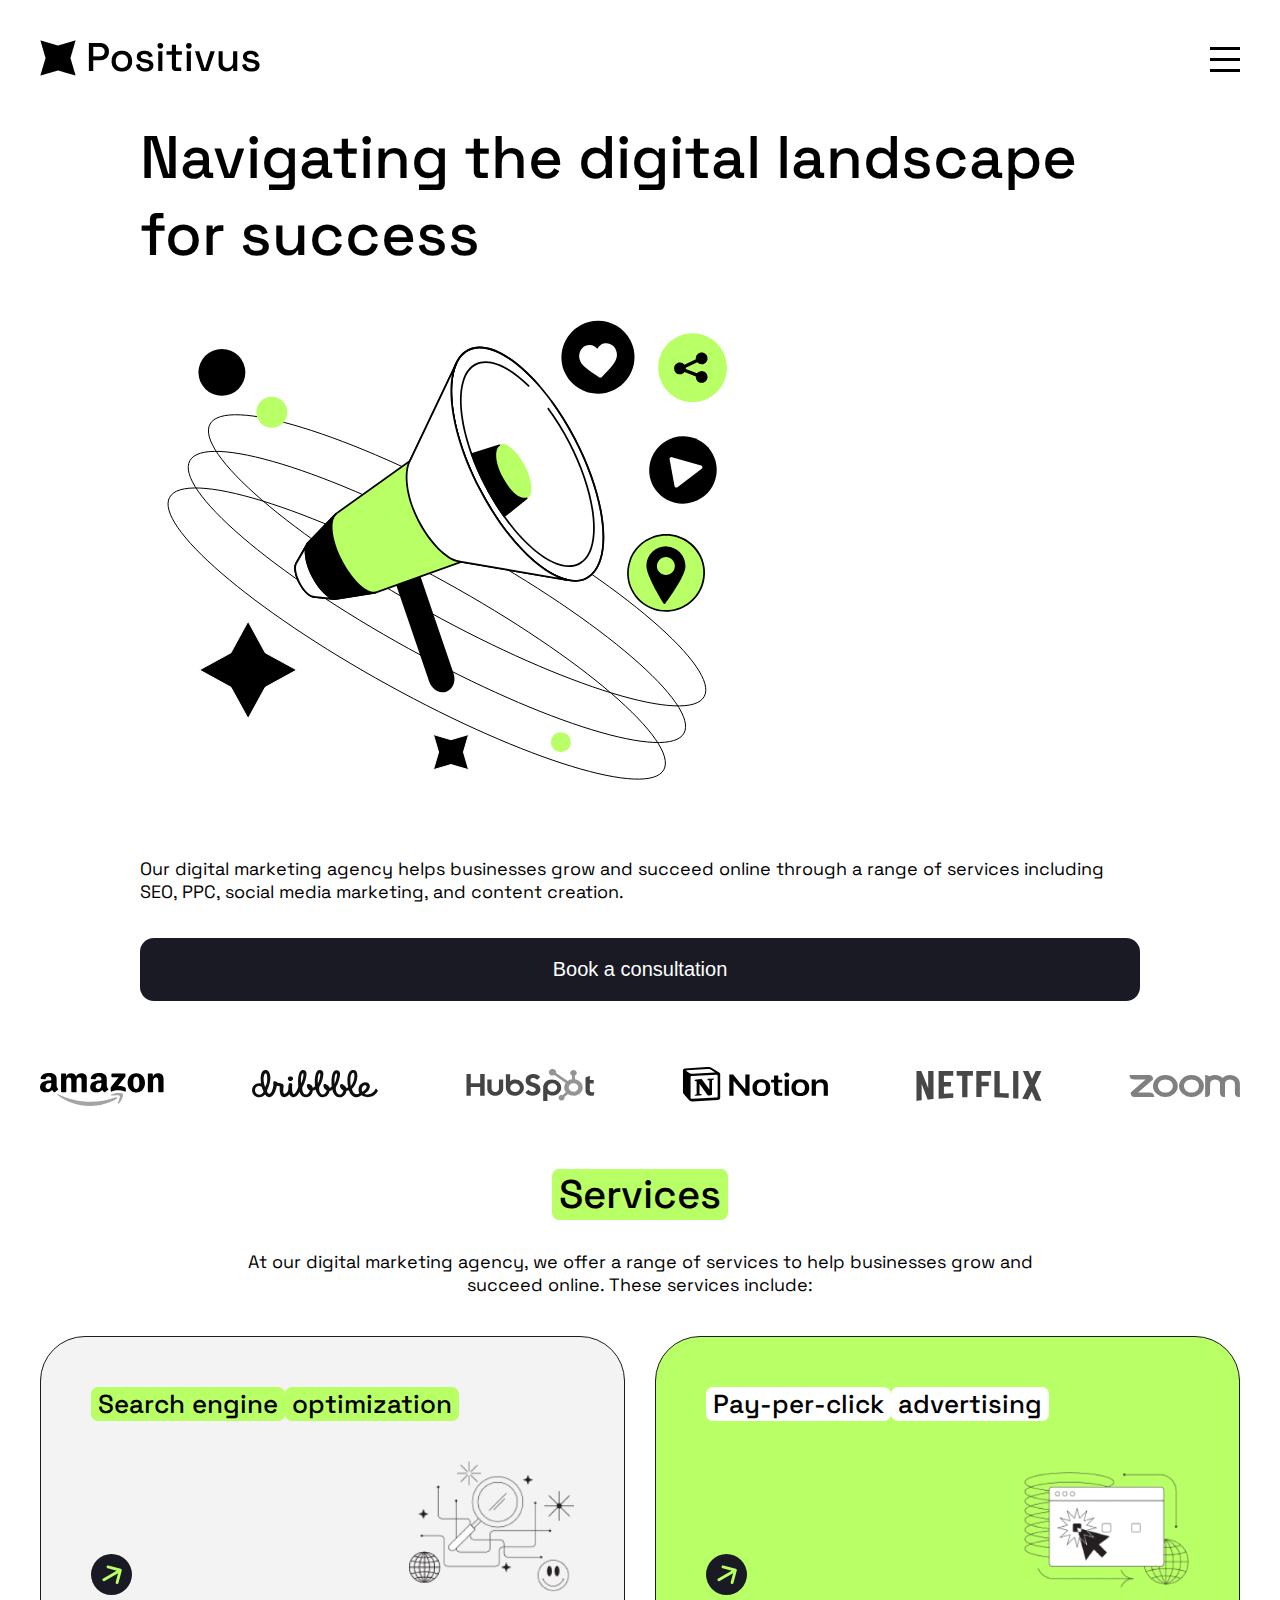
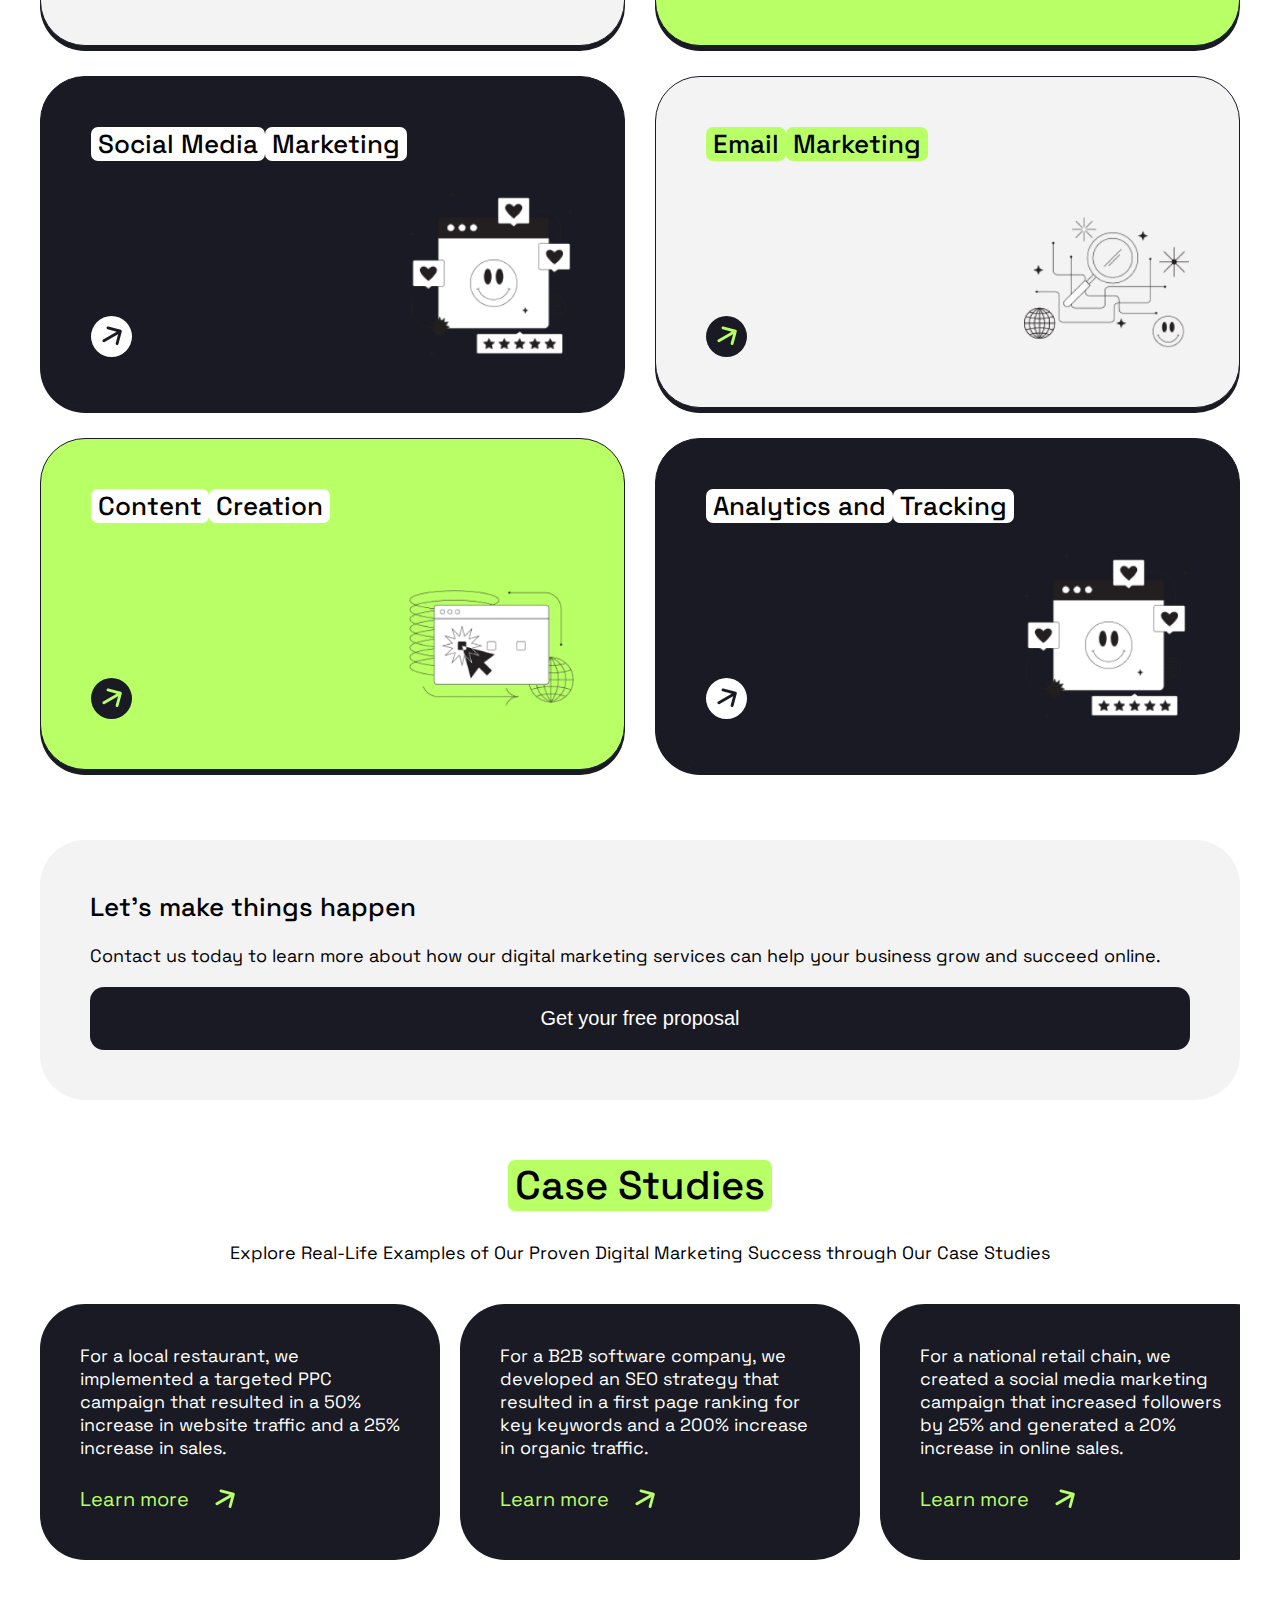
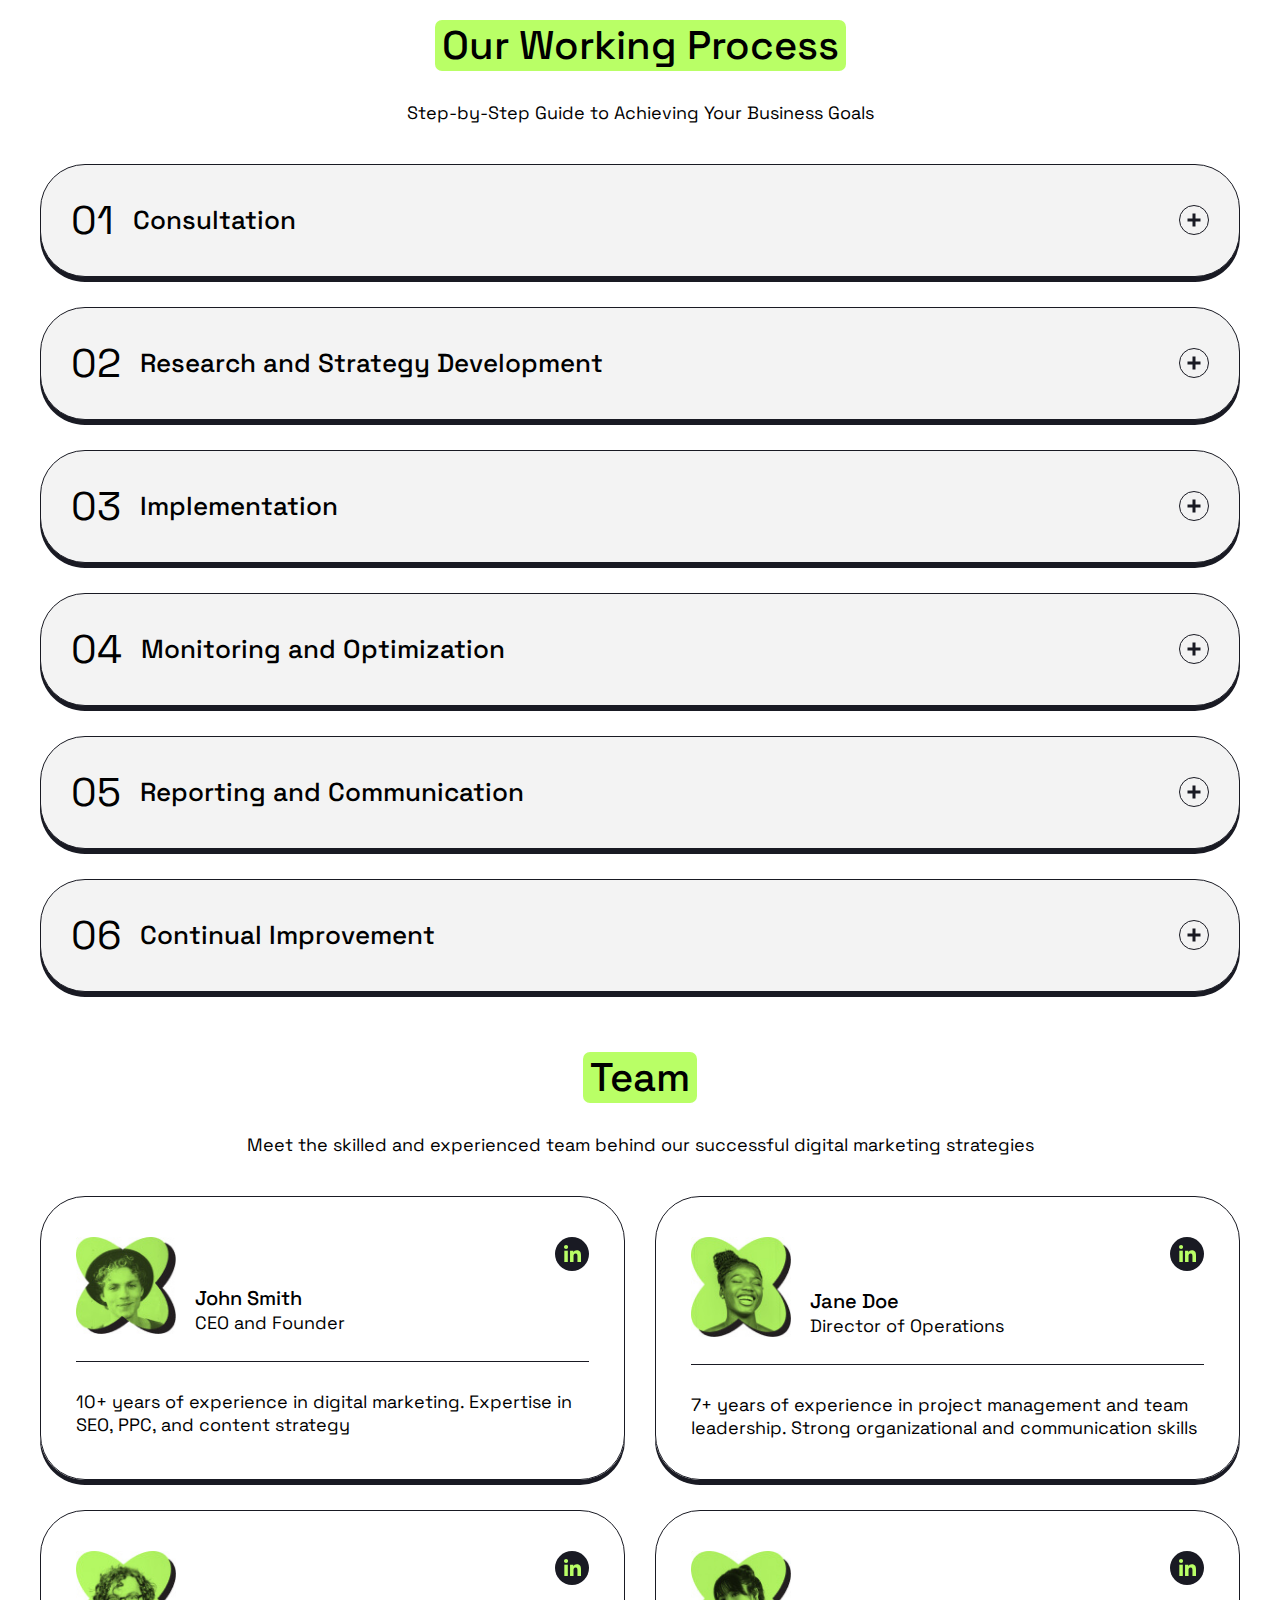
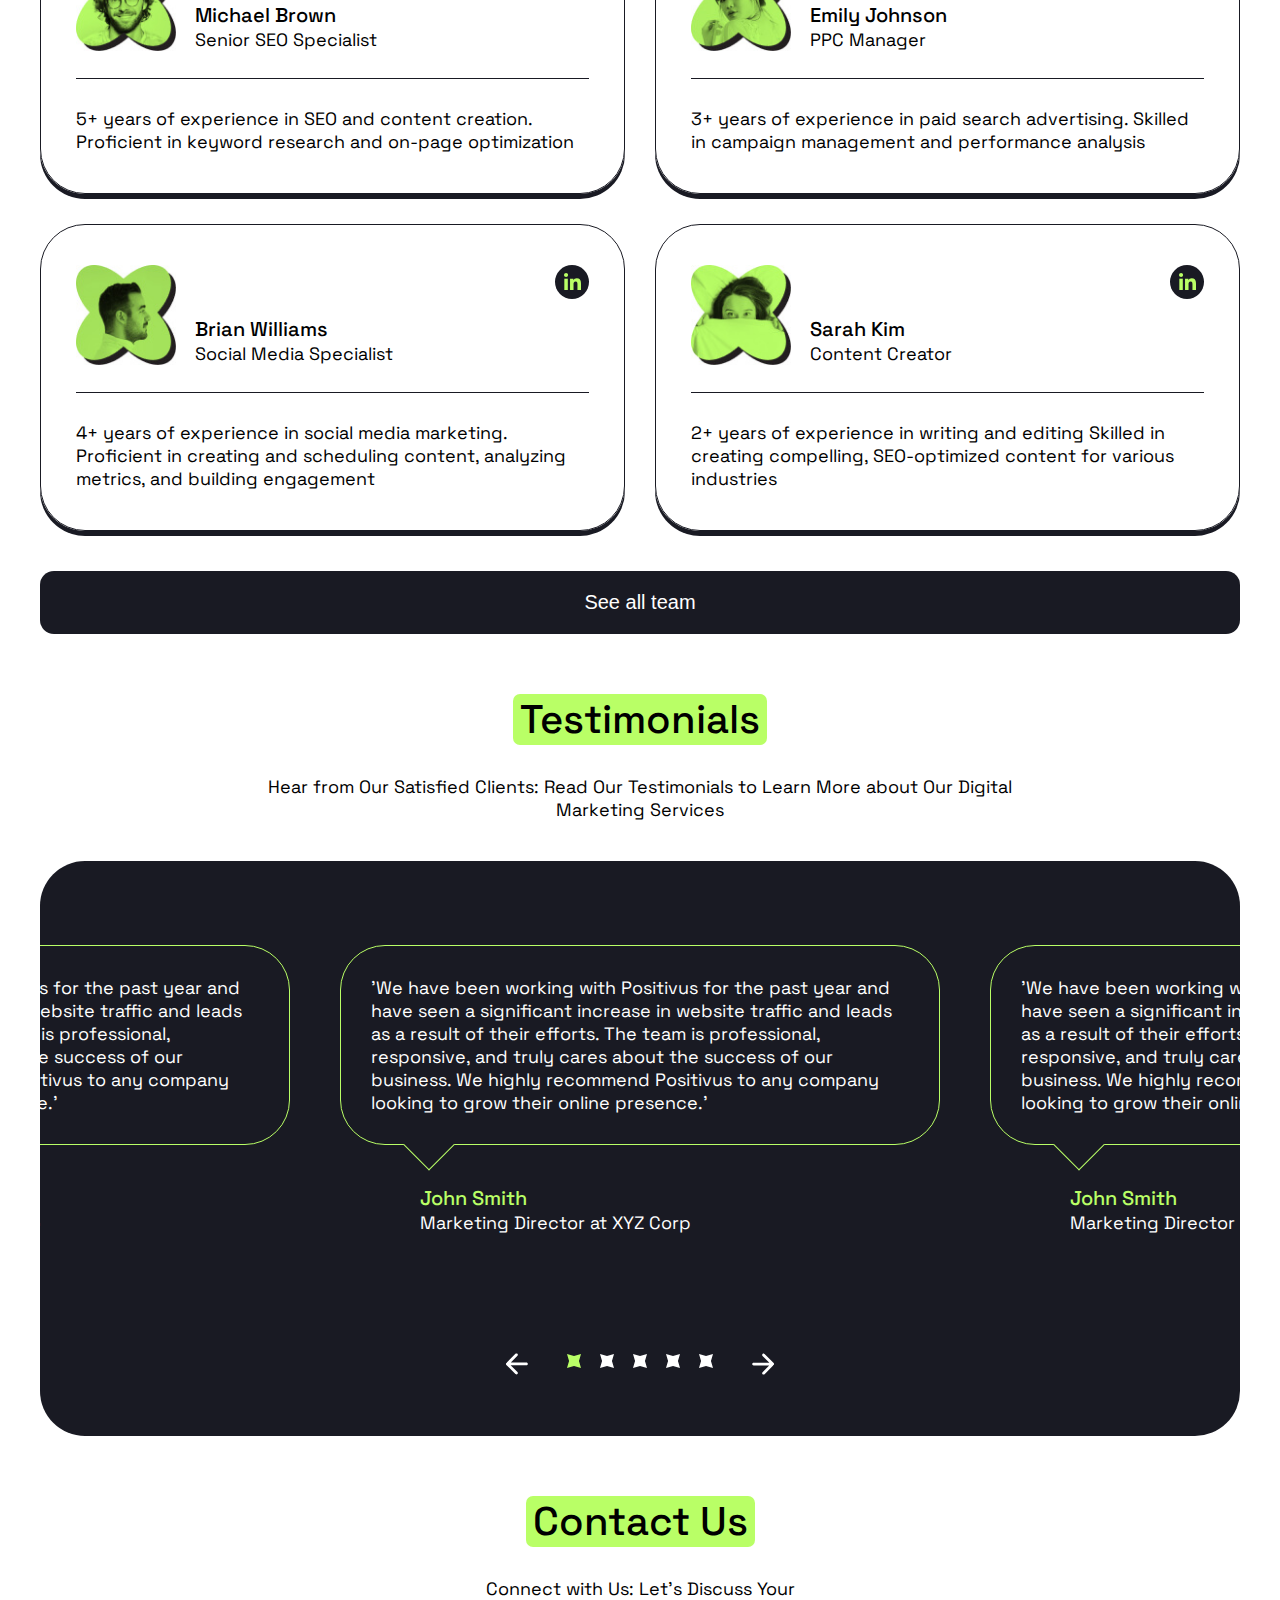
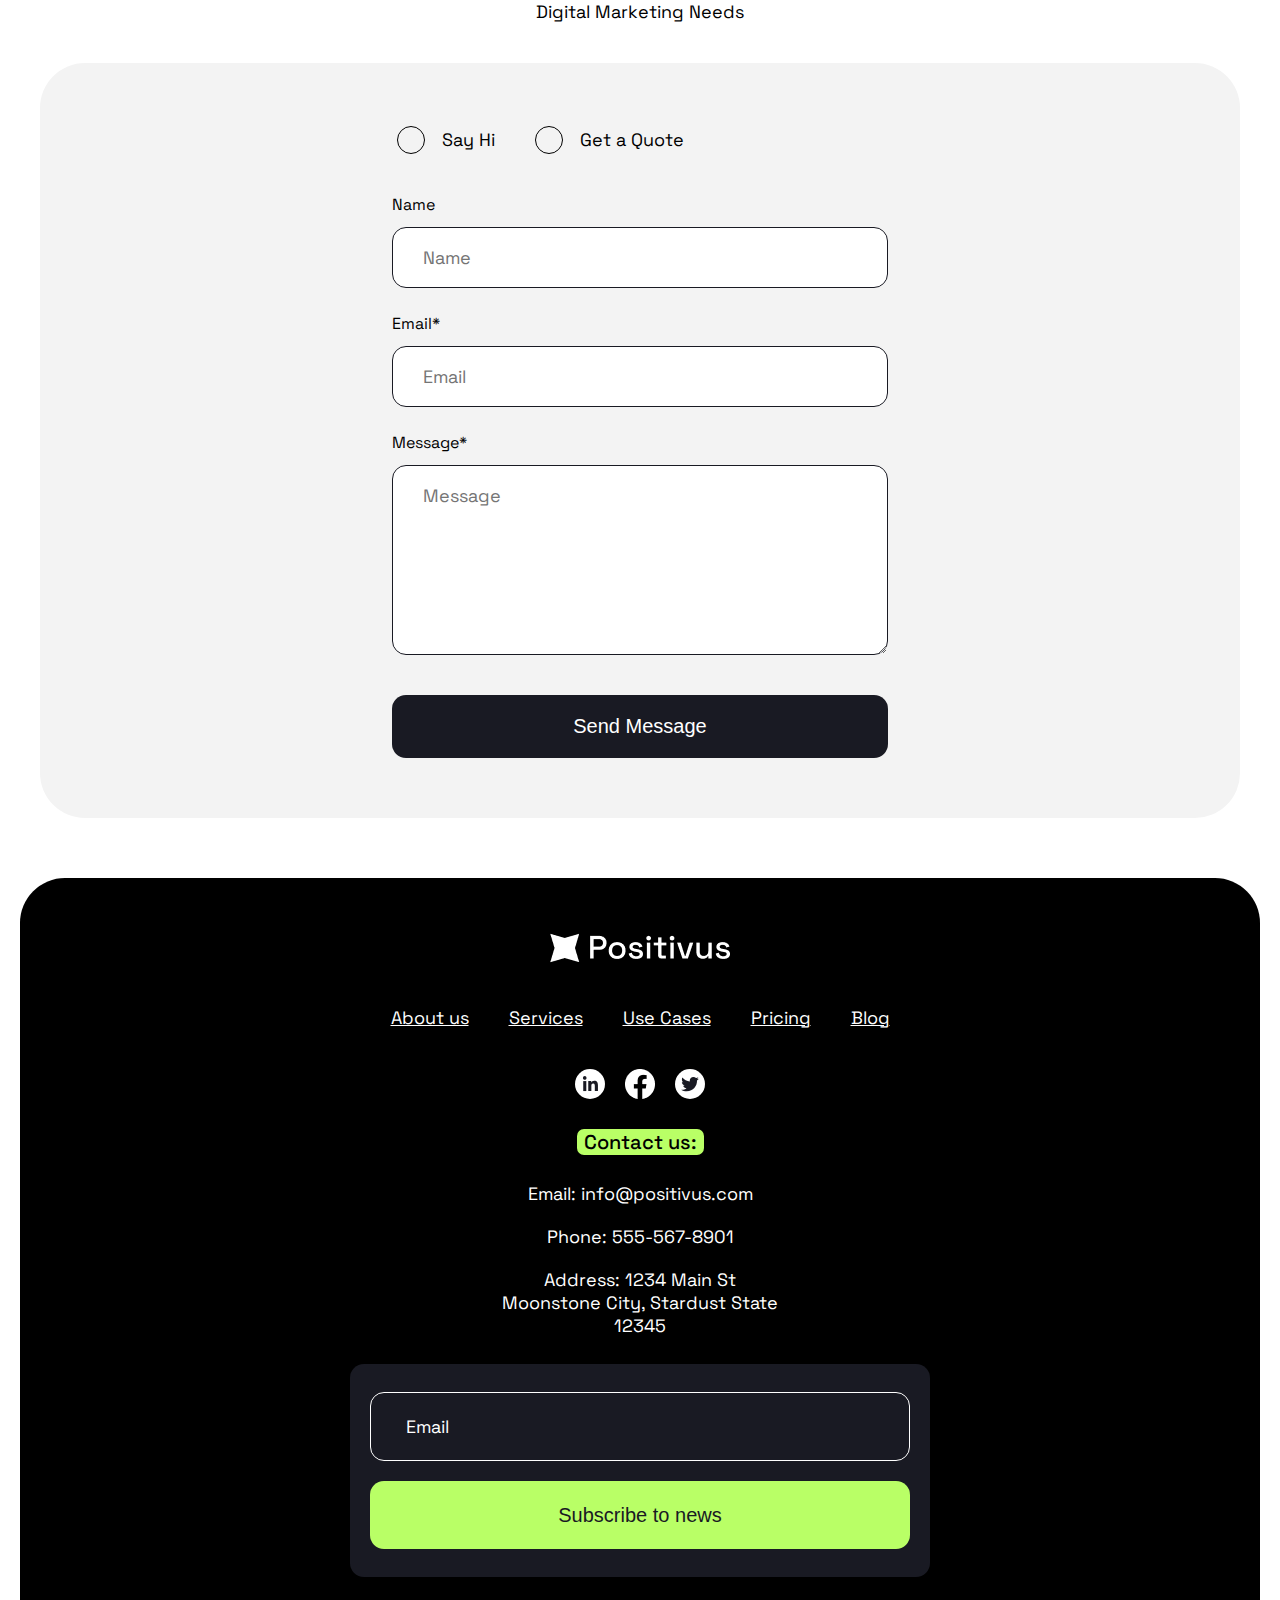
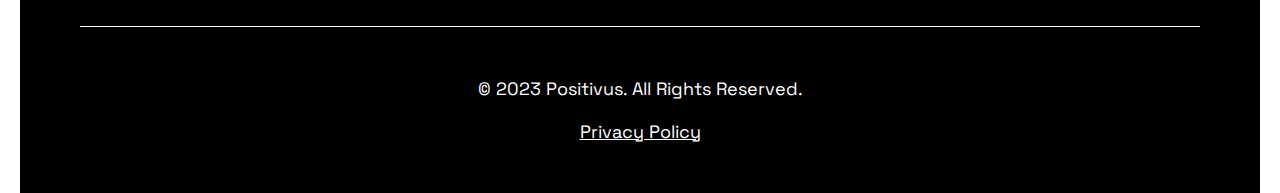
<file: index.html>
<!DOCTYPE html>
<html lang='en'>

<head>
  <meta charset='UTF-8' />
  <meta name='viewport' content='width=device-width, initial-scale=1.0' />
  <title>Document</title>
  <link rel='stylesheet' href='./styles.css' />
</head>

<body>
  <div class='page'>
    <header class='header'>
      <a href="" class='logo logo_header'>
        <img src='/assets/img/logo.png' srcset='assets/img/logo@2x.png 2x' alt='Логотип positivus' />
      </a>
      <div class='header__right'>
        <input id='burger-toggle' type='checkbox'>
        <label class='burger-menu' for='burger-toggle'>
          <span></span>
        </label>
        <nav class='nav nav_header'>
          <a class='nav__link' href=''>About us</a>
          <a class='nav__link' href=''>Services</a>
          <a class='nav__link' href=''>Use Cases</a>
          <a class='nav__link' href=''>Pricing</a>
          <a class='nav__link' href=''>Blog</a>
        </nav>
        <button class='btn btn_header btn_outline'>Request a quote</button>
      </div>
    </header>

    <section class='section section_first'>
      <div class='section__container'>
        <h1>Navigating the digital landscape for success</h1>
        <img src='/assets/img/Illustration.svg' alt='Illustration' class='section__img' />
        <p>
          Our digital marketing agency helps businesses grow and succeed
          online through a range of services including SEO, PPC, social media
          marketing, and content creation.
        </p>
        <button class='btn btn_primary'>Book a consultation</button>
      </div>

      <div class='partners'>
        <img src='/assets/icons/Companylogo.svg' alt='amazon logo' />
        <img src='/assets/icons/Companylogo-1.svg' alt='company logo' />
        <img src='/assets/icons/Companylogo-2.svg' alt='hubspot logo' />
        <img src='/assets/icons/Companylogo-3.svg' alt='notion logo' />
        <img src='/assets/icons/Companylogo-4.svg' alt='netflix logo' />
        <img src='/assets/icons/Companylogo-5.svg' alt='zoom logo' />
      </div>
    </section>
    <section class='section section_second'>
      <div class='section__header'>
        <h2 class='heading heading_bg_green'><span>Services</span></h2>
        <p>
          At our digital marketing agency, we offer a range of services to
          help businesses grow and succeed online. These services include:
        </p>
      </div>
      <div class='section__cards'>
        <div class='card card_service'>
          <h3 class='heading heading_bg_green'>
            <span>Search engine</span><span>optimization</span>
          </h3>
          <a href='' class='link link_round link_icon_green'>
            <span class='link__decor'>
              <svg class='link__icon'>
                <use xlink:href='/assets/icons/sprite.svg#arrow' />
              </svg>
            </span>
            <span class='link__text'>Learn more</span>
          </a>
          <img src='/assets/img/tokyo-magnifier-web-search-with-elements2.png'
            srcset='/assets/img/tokyo-magnifier-web-search-with-elements2@2x.png 2x' alt='Illustration'
            class='card__img' />
        </div>
        <div class='card card_service card_bg_green'>
          <h3 class='heading heading_bg_white'>
            <span>Pay-per-click</span><span>advertising</span>
          </h3>
          <a href='' class='link link_round link_icon_green'>
            <span class='link__decor'>
              <svg class='link__icon'>
                <use xlink:href='/assets/icons/sprite.svg#arrow' />
              </svg>
            </span>
            <span class='link__text'>Learn more</span>
          </a>
          <img src='/assets/img/tokyo-selecting-a-value-in-the-browser-window1.png' srcset='
                /assets/img/tokyo-selecting-a-value-in-the-browser-window1@2x.png 2x
              ' alt='Illustration' class='card__img' />
        </div>
        <div class='card card_service card_bg_dark'>
          <h3 class='heading heading_bg_white'>
            <span>Social Media</span><span>Marketing</span>
          </h3>
          <a href='' class='link link_round link_color_white'>
            <span class='link__decor link__decor_white'>
              <svg class='link__icon'>
                <use xlink:href='/assets/icons/sprite.svg#arrow' />
              </svg>
            </span>
            <span class='link__text'>Learn more</span>
          </a>
          <img src='/assets/img/tokyo-browser-window-with-emoticon-likes-and-stars-around2.png' srcset='
                /assets/img/tokyo-browser-window-with-emoticon-likes-and-stars-around2@2x.png 2x
              ' alt='Illustration' class='card__img' />
        </div>
        <div class='card card_service'>
          <h3 class='heading heading_bg_green'>
            <span>Email</span><span>Marketing</span>
          </h3>
          <a href='' class='link link_round link_icon_green'>
            <span class='link__decor'>
              <svg class='link__icon'>
                <use xlink:href='/assets/icons/sprite.svg#arrow' />
              </svg>
            </span>
            <span class='link__text'>Learn more</span>
          </a>
          <img src='/assets/img/tokyo-magnifier-web-search-with-elements2.png'
            srcset='/assets/img/tokyo-magnifier-web-search-with-elements 2@2x.png 2x' alt='Illustration'
            class='card__img' />
        </div>
        <div class='card card_service card_bg_green'>
          <h3 class='heading heading_bg_white'>
            <span>Content</span><span>Creation</span>
          </h3>
          <a href='' class='link link_round link_icon_green'>
            <span class='link__decor'>
              <svg class='link__icon'>
                <use xlink:href='/assets/icons/sprite.svg#arrow' />
              </svg>
            </span>
            <span class='link__text'>Learn more</span>
          </a>
          <img src='/assets/img/tokyo-selecting-a-value-in-the-browser-window1.png' srcset='
                /assets/img/tokyo-selecting-a-value-in-the-browser-window1@2x.png 2x
              ' alt='Illustration' class='card__img' />
        </div>
        <div class='card card_service card_bg_dark'>
          <h3 class='heading heading_bg_white'>
            <span>Analytics and</span><span>Tracking</span>
          </h3>
          <a href='' class='link link_round link_color_white'>
            <span class='link__decor link__decor_white'>
              <svg class='link__icon'>
                <use xlink:href='/assets/icons/sprite.svg#arrow' />
              </svg>
            </span>
            <span class='link__text'>Learn more</span>
          </a>
          <img src='/assets/img/tokyo-browser-window-with-emoticon-likes-and-stars-around2.png' srcset='
                /assets/img/tokyo-browser-window-with-emoticon-likes-and-stars-around2@2x.png 2x
              ' alt='Illustration' class='card__img' />
        </div>
      </div>
      <div class='card card_proposal'>
        <h3>Let’s make things happen</h3>
        <p>
          Contact us today to learn more about how our digital marketing
          services can help your business grow and succeed online.
        </p>
        <button class='btn btn_primary'>Get your free proposal</button>
        <img src='/assets/img/Illustration-1.svg' alt='Illustration' />
      </div>
    </section>
    <section class='section section_third'>
      <div class='section__header section__header_cases'>
        <h2 class='heading heading_cases heading_bg_green'><span>Case Studies</span></h2>
        <p>
          Explore Real-Life Examples of Our Proven Digital Marketing Success through Our Case Studies
        </p>
      </div>
      <div class='studies'>
        <div class='studies__case'>
          <p class='studies__case-description'>
            For a local restaurant, we implemented a targeted PPC campaign that
            resulted in a 50% increase in website traffic and a 25% increase in sales.
          </p>
          <a href='' class='link link_round link_color_green link_icon_green'>
            <span class='link__text'>Learn more</span>
            <span class='link__decor'>
              <svg class='link__icon'>
                <use xlink:href='/assets/icons/sprite.svg#arrow' />
              </svg>
            </span>
          </a>
        </div>
        <div class='studies__case'>
          <p class='studies__case-description'>
            For a B2B software company, we developed an SEO strategy that resulted in
            a first page ranking for key keywords and a 200% increase in organic traffic.
          </p>
          <a href='' class='link link_round link_color_green link_icon_green'>
            <span class='link__text'>Learn more</span>
            <span class='link__decor'>
              <svg class='link__icon'>
                <use xlink:href='/assets/icons/sprite.svg#arrow' />
              </svg>
            </span>
          </a>
        </div>
        <div class='studies__case'>
          <p class='studies__case-description'>
            For a national retail chain, we created a social media marketing campaign
            that increased followers by 25% and generated a 20% increase in online sales.
          </p>
          <a href='' class='link link_round link_color_green link_icon_green'>
            <span class='link__text'>Learn more</span>
            <span class='link__decor'>
              <svg class='link__icon'>
                <use xlink:href='/assets/icons/sprite.svg#arrow' />
              </svg>
            </span>
          </a>
        </div>

      </div>
    </section>
    <section class='section section_fourth'>
      <div class='section__header section__header_steps'>
        <h2 class='heading heading_steps heading_bg_green'><span>Our Working Process </span></h2>
        <p>
          Step-by-Step Guide to Achieving Your Business Goals
        </p>
      </div>
      <div class='list list_steps'>
        <div class='list__item list__item_step'>
          <div class='list__item-header'>
            <span class='list__item-number'>01</span>
            <h3>Consultation</h3>
            <span class='icon icon_plus'></span>
          </div>
          <div class='list__item-content'>
            <p>During the initial consultation, we will discuss your business goals and objectives, target audience, and
              current marketing efforts. This will allow us to understand your needs and tailor our services to best fit
              your requirements.</p>
          </div>
        </div>
        <div class='list__item list__item_step'>
          <div class='list__item-header'>
            <span class='list__item-number'>02</span>
            <h3>Research and Strategy Development</h3>
            <span class='icon icon_plus'></span>
          </div>
          <div class='list__item-content'>
            <p>During the initial consultation, we will discuss your business goals and objectives, target audience,
              and
              current marketing efforts. This will allow us to understand your needs and tailor our services to best
              fit
              your requirements.</p>
          </div>
        </div>
        <div class='list__item list__item_step'>
          <div class='list__item-header'>
            <span class='list__item-number'>03</span>
            <h3>Implementation</h3>
            <span class='icon icon_plus'></span>
          </div>
          <div class='list__item-content'>
            <p>During the initial consultation, we will discuss your business goals and objectives, target audience,
              and
              current marketing efforts. This will allow us to understand your needs and tailor our services to best
              fit
              your requirements.</p>
          </div>
        </div>
        <div class='list__item list__item_step'>
          <div class='list__item-header'>
            <span class='list__item-number'>04</span>
            <h3>Monitoring and Optimization</h3>
            <span class='icon icon_plus'></span>
          </div>
          <div class='list__item-content'>
            <p>During the initial consultation, we will discuss your business goals and objectives, target
              audience, and
              current marketing efforts. This will allow us to understand your needs and tailor our services to
              best fit
              your requirements.</p>
          </div>
        </div>
        <div class='list__item list__item_step'>
          <div class='list__item-header'>
            <span class='list__item-number'>05</span>
            <h3>Reporting and Communication</h3>
            <span class='icon icon_plus'></span>
          </div>
          <div class='list__item-content'>
            <p>During the initial consultation, we will discuss your business goals and objectives, target
              audience, and
              current marketing efforts. This will allow us to understand your needs and tailor our services to
              best fit
              your requirements.</p>
          </div>
        </div>
        <div class='list__item list__item_step'>
          <div class='list__item-header'>
            <span class='list__item-number'>06</span>
            <h3>Continual Improvement</h3>
            <span class='icon icon_plus'></span>
          </div>
          <div class='list__item-content'>
            <p>During the initial consultation, we will discuss your business goals and objectives, target
              audience, and
              current marketing efforts. This will allow us to understand your needs and tailor our services
              to best fit
              your requirements.</p>
          </div>
        </div>
      </div>
    </section>
    <section class='section section_fifth'>
      <div class='section__header'>
        <h2 class='heading heading_bg_green'><span>Team</span></h2>
        <p>Meet the skilled and experienced team behind our successful digital marketing strategies</p>
      </div>
      <div class='section__team'>
        <div class='employee'>
          <div class='employee__header'>
            <img class='employee__photo' src='/assets/img/John-Smith-shape-x1.jpg'
              srcset='./assets/img/John-Smith-shape@2x.jpg 2x' alt='Фото работника'>
            <div class='employee__description'>
              <a class='link link_round link_icon_green employee__linkedin' href=''>
                <span class='link__decor'><svg class='link__icon'>
                    <use xlink:href='/assets/icons/sprite.svg#linkedin'></use>
                  </svg></span></a>
              <div class='employee__fio'>
                <h4>John Smith</h4>
                <p>CEO and Founder</p>
              </div>
            </div>
          </div>
          <div class='employee__content'>
            <p>10+ years of experience in digital marketing. Expertise in SEO, PPC, and content strategy</p>
          </div>
        </div>
        <div class='employee'>
          <div class='employee__header'>
            <img class='employee__photo' src='/assets/img/Jane-Doe-shape-x1.jpg'
              srcset='./assets/img/Jane-Doe-shape@2x.jpg 2x' alt='Фото работника'>
            <div class='employee__description'>
              <a class='link link_round link_icon_green employee__linkedin' href=''>
                <span class='link__decor'><svg class='link__icon'>
                    <use xlink:href='/assets/icons/sprite.svg#linkedin'></use>
                  </svg></span></a>
              <div class='employee__fio'>
                <h4>Jane Doe</h4>
                <p>Director of Operations</p>
              </div>
            </div>
          </div>
          <div class='employee__content'>
            <p>7+ years of experience in project management and team leadership. Strong organizational and communication
              skills</p>
          </div>
        </div>
        <div class='employee'>
          <div class='employee__header'>
            <img class='employee__photo' src='/assets/img/Michael-Brown-shape-x1.jpg'
              srcset='/assets/img/Michael-Brown-shape@2x.jpg 2x' alt='Фото работника'>
            <div class='employee__description'>
              <a class='link link_round link_icon_green employee__linkedin' href=''>
                <span class='link__decor'><svg class='link__icon'>
                    <use xlink:href='/assets/icons/sprite.svg#linkedin'></use>
                  </svg></span></a>
              <div class='employee__fio'>
                <h4>Michael Brown</h4>
                <p>Senior SEO Specialist</p>
              </div>
            </div>
          </div>
          <div class='employee__content'>
            <p>5+ years of experience in SEO and content creation. Proficient in keyword research and on-page
              optimization</p>
          </div>
        </div>
        <div class='employee'>
          <div class='employee__header'>
            <img class='employee__photo' src='/assets/img/Emily-Jhonson-shape-x1.jpg'
              srcset='/assets/img/Emily-Jhonson-shape@2x.jpg 2x' alt='Фото работника'>
            <div class='employee__description'>
              <a class='link link_round link_icon_green employee__linkedin' href=''>
                <span class='link__decor'><svg class='link__icon'>
                    <use xlink:href='/assets/icons/sprite.svg#linkedin'></use>
                  </svg></span></a>
              <div class='employee__fio'>
                <h4>Emily Johnson</h4>
                <p>PPC Manager</p>
              </div>
            </div>
          </div>
          <div class='employee__content'>
            <p>3+ years of experience in paid search advertising. Skilled in campaign management and performance
              analysis</p>
          </div>
        </div>
        <div class='employee'>
          <div class='employee__header'>
            <img class='employee__photo' src='/assets/img/Brian-Williams-shape-x1.jpg'
              srcset='/assets/img/Brian-Williams-shape@2x.jpg 2x' alt='Фото работника'>
            <div class='employee__description'>
              <a class='link link_round link_icon_green employee__linkedin' href=''>
                <span class='link__decor'><svg class='link__icon'>
                    <use xlink:href='/assets/icons/sprite.svg#linkedin'></use>
                  </svg></span></a>
              <div class='employee__fio'>
                <h4>Brian Williams</h4>
                <p>Social Media Specialist</p>
              </div>
            </div>
          </div>
          <div class='employee__content'>
            <p>4+ years of experience in social media marketing. Proficient in creating and scheduling content,
              analyzing metrics, and building engagement</p>
          </div>
        </div>
        <div class='employee'>
          <div class='employee__header'>
            <img class='employee__photo' src='/assets/img/Sarah-Kim-shape-x1.jpg'
              srcset='/assets/img/Sarah-Kim-shape@2x.jpg 2x' alt='Фото работника'>
            <div class='employee__description'>
              <a class='link link_round link_icon_green employee__linkedin' href=''>
                <span class='link__decor'><svg class='link__icon'>
                    <use xlink:href='/assets/icons/sprite.svg#linkedin'></use>
                  </svg></span></a>
              <div class='employee__fio'>
                <h4>Sarah Kim</h4>
                <p>Content Creator</p>
              </div>
            </div>
          </div>
          <div class='employee__content'>
            <p>2+ years of experience in writing and editing
              Skilled in creating compelling, SEO-optimized content for various industries</p>
          </div>
        </div>
      </div>
      <button class='btn btn_primary btn_team'>See all team</button>
    </section>
    <section class='section section_sixth'>
      <div class='section__header'>
        <h2 class='heading heading_bg_green'><span>Testimonials</span></h2>
        <p>Hear from Our Satisfied Clients: Read Our Testimonials to Learn More about Our Digital Marketing Services</p>
      </div>
      <div class='section__slider slider'>
        <div class='slider__track'>
          <div class='slider__card'>
            <p class='slider__quote'>'We have been working with Positivus for the past year and have seen a significant
              increase in website traffic and leads as a result of their efforts. The team is professional, responsive,
              and truly cares about the success of our business. We highly recommend Positivus to any company looking to
              grow their online presence.'</p>
            <div class='slider__author'>
              <h4>John Smith</h4>
              <p>Marketing Director at XYZ Corp</p>
            </div>
          </div>
          <div class='slider__card'>
            <p class='slider__quote'>'We have been working with Positivus for the past year and have seen a significant
              increase in website traffic and leads as a result of their efforts. The team is professional, responsive,
              and truly cares about the success of our business. We highly recommend Positivus to any company looking to
              grow their online presence.'</p>
            <div class='slider__author'>
              <h4>John Smith</h4>
              <p>Marketing Director at XYZ Corp</p>
            </div>
          </div>
          <div class='slider__card'>
            <p class='slider__quote'>'We have been working with Positivus for the past year and have seen a significant
              increase in website traffic and leads as a result of their efforts. The team is professional, responsive,
              and truly cares about the success of our business. We highly recommend Positivus to any company looking to
              grow their online presence.'</p>
            <div class='slider__author'>
              <h4>John Smith</h4>
              <p>Marketing Director at XYZ Corp</p>
            </div>
          </div>
        </div>
        <div class='slider__controls'>
          <svg class='slider__arrow slider__arrow_left'>
            <use xlink:href='/assets/icons/sprite.svg#arrow'></use>
          </svg>
          <div class='slider__dots'>
            <svg class='slider__dot slider__dot_green'>
              <use xlink:href='/assets/icons/sprite.svg#star'></use>
            </svg>
            <svg class='slider__dot'>
              <use xlink:href='/assets/icons/sprite.svg#star'></use>
            </svg>
            <svg class='slider__dot'>
              <use xlink:href='/assets/icons/sprite.svg#star'></use>
            </svg>
            <svg class='slider__dot'>
              <use xlink:href='/assets/icons/sprite.svg#star'></use>
            </svg>
            <svg class='slider__dot'>
              <use xlink:href='/assets/icons/sprite.svg#star'></use>
            </svg>
          </div>
          <svg class='slider__arrow slider__arrow_right'>
            <use xlink:href='/assets/icons/sprite.svg#arrow'></use>
          </svg>
        </div>
      </div>
    </section>
    <section class='section section_seventh'>
      <div class='section__header section__header_contact-us'>
        <h2 class='heading heading_bg_green'><span>Contact Us</span></h2>
        <p>Connect with Us: Let's Discuss Your Digital Marketing Needs</p>
      </div>
      <div class='section__form'>
        <form class='form' action=''>
          <div class='form__wrapper'>
            <div class='form__inner'>
              <div class='form__radio'>
                <input type='radio' id='sayHi' name='group1'>
                <label for='sayHi'>Say Hi</label>
              </div>
              <div class='form__radio'>
                <input type='radio' id='getQuote' name='group1'>
                <label for='getQuote'>Get a Quote</label>
              </div>
            </div>
            <div class='form__inputs'>
              <div class='form__input-group'>
                <input type='text' id='userName' name='userName' placeholder='Name'>
                <label for='userName'>Name<span>*</span></label>
              </div>
              <div class='form__input-group'>
                <input type='email' id='email' name='userEmail' placeholder='Email' required>
                <label for='email'>Email<span>*</span></label>
              </div>
              <div class='form__input-group'>
                <textarea type='text' id='userMessage' name='userMessage' placeholder='Message' required></textarea>
                <label for='userMessage'>Message<span>*</span></label>
              </div>
            </div>
          </div>
          <button class='btn btn_primary form__btn' type='submit'>Send Message</button>
        </form>
        <img class='form__img' src='/assets/img/contact-us-img.png' srcset='/assets/img/contact-us-img@2x.png 2x'
          alt='Illustration'>
      </div>
    </section>
    <footer class='footer'>
      <div class='header footer__header'>
        <a href="" class='logo logo_footer'>
          <img src='/assets/img/logo-white.png' srcset='/assets/img/logo-white@2x.png 2x' alt='Логотип positivus' />
        </a>
        <nav class='nav nav_footer'>
          <a class='nav__link footer__link' href=''>About us</a>
          <a class='nav__link footer__link' href=''>Services</a>
          <a class='nav__link footer__link' href=''>Use Cases</a>
          <a class='nav__link footer__link' href=''>Pricing</a>
          <a class='nav__link footer__link' href=''>Blog</a>
        </nav>
        <div class='footer__social-media'>
          <a class='link link_round link_color_white footer__social-link' href=''>
            <span class='link__decor link__decor_white'>
              <svg class='link__icon'>
                <use xlink:href='/assets/icons/sprite.svg#linkedin'></use>
              </svg>
            </span>
          </a>
          <a class='link link_round link_color_white footer__social-link' href=''>
            <img src='/assets/img/faceBook-icon-white.png' alt='logo facebook'>
          </a>
          <a class='link link_round link_color_white footer__social-link' href=''>
            <span class='link__decor link__decor_white'>
              <svg class='link__icon'>
                <use xlink:href='/assets/icons/sprite.svg#twitter'></use>
              </svg>
            </span>
          </a>
        </div>
      </div>
      <div class='footer__middle'>
        <div class='footer__middle-left'>
          <h4 class='heading heading_bg_green'>
            <span>Contact us:</span>
          </h4>
          <div class='footer__contacts'>
            <p>Email: info@positivus.com</p>
            <p>Phone: 555-567-8901</p>
            <p>
              Address: 1234 Main St<br />
              Moonstone City, Stardust State 12345
            </p>
          </div>
        </div>
        <div class='footer__middle-right'>
          <input type='email' placeholder='Email'>
          <button class='btn btn_secondary btn_footer'>Subscribe to news</button>
        </div>
      </div>
      <div class='footer__bottom'>
        <p>© 2023 Positivus. All Rights Reserved.</p>
        <a class='footer__link' href=''>Privacy Policy</a>
      </div>
    </footer>
  </div>
  </div>
  <script defer src='/index.js'></script>

</body>

</html>
</file>
<file: styles.css>
@charset "UTF-8";
@font-face {
  font-family: "Space Grotesk";
  src: url("/assets/fonts/SpaceGrotesk-Regular.ttf");
  font-weight: 400;
}
@font-face {
  font-family: "Space Grotesk";
  src: url("/assets/fonts/SpaceGrotesk-Medium.ttf");
  font-weight: 500;
}
* {
  box-sizing: border-box;
}

html {
  font-size: 10px;
  font-family: "Space Grotesk";
}

input,
textarea {
  font-family: inherit;
}

body {
  display: flex;
  justify-content: center;
  margin: 0;
  padding: 0;
  width: 100%;
}

.page {
  display: flex;
  justify-content: center;
  flex-direction: column;
  width: 100%;
  max-width: 124rem;
  padding-top: 6rem;
}
@media all and (max-width: 1300px) {
  .page {
    padding-top: 3rem;
  }
}

h1,
h2,
h3,
h4,
h5 {
  font-family: "Space Grotesk";
  font-weight: 500;
  margin: 0;
}

h1 {
  font-size: 6rem;
}
@media all and (max-width: 500px) {
  h1 {
    font-size: 4.3rem;
  }
}

h2 {
  font-size: 4rem;
}
@media all and (max-width: 500px) {
  h2 {
    font-size: 3.6rem;
  }
}

h3 {
  font-size: 3rem;
}
@media all and (max-width: 1300px) {
  h3 {
    font-size: 2.6rem;
  }
}

h4 {
  font-size: 2rem;
}
@media all and (max-width: 500px) {
  h4 {
    font-size: 1.8rem;
  }
}

p {
  font-size: 1.8rem;
  margin: 0;
}
@media all and (max-width: 500px) {
  p {
    font-size: 1.6rem;
  }
}

.header {
  display: flex;
  align-items: center;
  width: 100%;
  justify-content: space-between;
  z-index: 100;
}
@media all and (max-width: 1300px) {
  .header {
    padding: 0 2rem;
  }
}
.header__right {
  display: flex;
  z-index: 200;
}

/* 
all - любое устройство
print - версия для печати документа
screen - любые устройства с экранами
speech - синтезаторы речи

@media all (
    max-width: 1200px - максимальная ширина, для которой будут применяться стили
    min-width: 1200px - минимальная ширина, для которой будут применяться стили
    aspect-ratio: 16/9
    orientation: landscape или portrait
    resolution: 200dpi
    ... 
) {
  здесь пишем обычные стили
} */
.logo {
  width: 100%;
  max-width: 22rem;
}
@media all and (max-width: 1300px) {
  .logo {
    max-width: 14.4rem;
  }
}
.logo_header {
  position: relative;
  z-index: 2;
}
.logo_footer {
  max-width: 18rem;
}

.nav {
  display: flex;
  font-size: 2rem;
  gap: 4rem;
  align-items: center;
}
@media all and (max-width: 1300px) {
  .nav_header {
    position: fixed;
    right: 0;
    top: 0;
    flex-direction: column;
    background-color: white;
    row-gap: 4rem;
    padding: 10rem 6rem 4rem;
    height: 100vh;
    width: 100%;
    max-width: 30rem;
    z-index: 1;
    transform: translateX(100%);
    transition: all 0.3s ease;
  }
  .nav_header #burger-toggle:checked {
    left: 0;
    right: 0;
  }
}
@media all and (max-width: 500px) {
  .nav_header {
    max-width: 100%;
  }
}
.nav_active {
  transform: translateX(0);
  transition: all 0.3s ease-in;
}
.nav__link {
  text-decoration: none;
  color: black;
  flex-shrink: 0;
}
.nav_footer .nav__link {
  color: #ffffff;
}
@media all and (max-width: 1300px) {
  .nav_footer {
    flex-wrap: wrap;
    justify-content: space-evenly;
  }
}
@media all and (max-width: 500px) {
  .nav_footer {
    flex-direction: column;
    gap: 2rem;
  }
}

.btn {
  border-radius: 1.4rem;
  padding: 2rem 3.5rem;
  font-size: 2rem;
  color: #191a23;
  background-color: transparent;
  border: none;
  cursor: pointer;
  outline-width: 0;
}
@media all and (max-width: 1300px) {
  .btn {
    width: 100%;
  }
}
@media (hover: hover) {
  .btn {
    transition: all 0.3s ease-out;
  }
  .btn:hover, .btn:active {
    transition: all 0.3s ease-in;
  }
}
.btn_primary {
  color: #ffffff;
  background-color: #191a23;
}
@media (hover: hover) {
  .btn_primary:hover, .btn_primary:active {
    color: #000000;
    background-color: #b9ff66;
  }
}
.btn_secondary {
  background-color: #b9ff66;
}
@media (hover: hover) {
  .btn_secondary:hover, .btn_secondary:active {
    color: #ffffff;
    background-color: #191a23;
  }
}
.btn_outline {
  border: 1px solid #191a23;
}
@media (hover: hover) {
  .btn_outline:hover, .btn_outline:active {
    color: #ffffff;
    background-color: #191a23;
  }
}
.btn_header {
  margin-left: 4rem;
}
@media all and (max-width: 1300px) {
  .btn_header {
    display: none;
  }
}
.btn_team {
  margin-left: auto;
  width: fit-content;
  padding: 2rem 7.6rem;
}
@media all and (max-width: 1300px) {
  .btn_team {
    width: 100%;
  }
}
.btn_footer {
  width: fit-content;
  line-height: 140%;
  flex: 1 1 25rem;
}

.burger-menu {
  display: none;
  z-index: 2;
  cursor: pointer;
}

#burger-toggle {
  display: none;
}

@media all and (max-width: 1300px) {
  .burger-menu {
    position: relative;
    display: block;
    height: 25px;
    width: 30px;
  }
  .burger-menu::after, .burger-menu::before,
  .burger-menu span {
    position: absolute;
    width: 100%;
    height: 3px;
    background-color: #000000;
    transition: 0.3s;
  }
  .burger-menu::before {
    content: "";
    top: 0;
  }
  .burger-menu::after {
    content: "";
    bottom: 0;
  }
  .burger-menu span {
    top: 11px;
  }
  #burger-toggle:checked ~ .burger-menu::after {
    transform: rotate(45deg);
    bottom: 10px;
  }
  #burger-toggle:checked ~ .burger-menu::before {
    transform: rotate(-45deg);
    top: 12px;
  }
  #burger-toggle:checked ~ .burger-menu span {
    transform: rotate(-45deg);
    top: 12px;
  }
  #burger-toggle:checked ~ .nav_header {
    transform: translateX(0);
  }
}
.icon_plus, .icon_minus {
  width: 5.8rem;
  height: 5.8rem;
  border-radius: 50%;
  border: 1px solid #191a23;
  background-color: #f3f3f3;
  position: relative;
}
@media all and (max-width: 1300px) {
  .icon_plus, .icon_minus {
    width: 3rem;
    height: 3rem;
  }
}
.icon_plus::before, .icon_minus::before {
  content: "";
  display: block;
  width: 1.8rem;
  height: 0.6rem;
  background-color: #191a23;
  position: absolute;
  top: 50%;
  left: 50%;
  transform: translate(-50%, -50%);
}
@media all and (max-width: 1300px) {
  .icon_plus::before, .icon_minus::before {
    width: 1.3rem;
    height: 0.3rem;
  }
}
.icon_plus::after {
  content: "";
  display: block;
  width: 0.6rem;
  height: 1.8rem;
  background-color: #191a23;
  opacity: 1;
  visibility: visible;
  transition: all 0.3s ease-in-out;
  position: absolute;
  top: 50%;
  left: 50%;
  transform: translate(-50%, -50%);
}
@media all and (max-width: 1300px) {
  .icon_plus::after {
    width: 0.3rem;
    height: 1.3rem;
  }
}

.link {
  display: inline-flex;
  align-items: center;
  font-size: 2rem;
  color: #000000;
  text-decoration: none;
  column-gap: 1.5rem;
}
.link__decor {
  background-color: #191a23;
}
.link__decor_green {
  background-color: #b9ff66;
}
.link__decor_white {
  background-color: #ffffff;
}
.link__icon {
  width: 2rem;
  height: 2rem;
  fill: #191a23;
}
.link_round .link__decor {
  width: 4.1rem;
  height: 4.1rem;
  border-radius: 50%;
  position: relative;
}
.link_round .link__icon {
  position: absolute;
  top: 50%;
  left: 50%;
  z-index: 2;
  transform: translate(-50%, -50%);
}
.link_color_white {
  color: #ffffff;
}
.link_color_green {
  color: #b9ff66;
}
.link_icon_white .link__icon {
  fill: #ffffff;
}
.link_icon_green .link__icon {
  fill: #b9ff66;
}

.heading span {
  display: inline-block;
  border-radius: 0.7rem;
  padding: 0 0.7rem;
}
.heading_cases {
  min-width: 27rem;
}
.heading_steps {
  flex-shrink: 0;
}
.heading_bg_white span {
  background-color: #ffffff;
}
.heading_bg_green span {
  background-color: #b9ff66;
}
.heading_bg_black span {
  background-color: #000000;
  color: #ffffff;
}

.section {
  display: flex;
  flex-direction: column;
  width: 100%;
  margin: 7rem 0;
}
@media all and (max-width: 1300px) {
  .section {
    padding: 0 2rem;
    margin: 3rem 0;
  }
}
.section_first {
  position: relative;
}
.section_first .section__container {
  display: flex;
  flex-direction: column;
  align-items: flex-start;
  max-width: 53rem;
  margin-bottom: 10.5rem;
  row-gap: 3.5rem;
}
@media all and (max-width: 1300px) {
  .section_first .section__container {
    margin: 0 auto 6rem;
    max-width: 100rem;
  }
}
@media all and (max-width: 500px) {
  .section_first .section__container {
    row-gap: 1rem;
  }
}
@media all and (max-width: 500px) {
  .section_first p {
    margin-bottom: 3rem;
  }
}
.section_second .section__cards {
  display: grid;
  grid-template-columns: 1fr 1fr;
  gap: 4rem;
  margin-bottom: 12rem;
}
@media all and (max-width: 1300px) {
  .section_second .section__cards {
    margin-bottom: 7rem;
    grid-template-columns: repeat(auto-fit, minmax(39rem, 1fr));
    gap: 3rem;
  }
}
@media all and (max-width: 500px) {
  .section_second .section__cards {
    grid-template-columns: 1fr;
  }
}
.section_fifth .section__team {
  display: grid;
  grid-template-columns: 1fr 1fr 1fr;
  gap: 4rem;
  margin-bottom: 4rem;
}
@media all and (max-width: 1300px) {
  .section_fifth .section__team {
    grid-template-columns: repeat(auto-fit, minmax(39rem, 1fr));
    gap: 3rem;
  }
}
@media all and (max-width: 500px) {
  .section_fifth .section__team {
    grid-template-columns: 1fr;
  }
}
.section_sixth .section__slider {
  border-radius: 4.5rem;
}
.section_seventh .section__form {
  border-radius: 4.5rem;
  background-color: #f3f3f3;
  overflow: hidden;
  position: relative;
}
@media all and (max-width: 500px) {
  .section_seventh .section__form {
    background-color: transparent;
    border-radius: 0;
  }
}
.section__img {
  position: absolute;
  top: 0;
  right: 0;
}
@media all and (max-width: 1300px) {
  .section__img {
    position: relative;
    width: 100%;
    max-width: 60rem;
  }
}
@media all and (max-width: 500px) {
  .section__img {
    margin-bottom: 1rem;
  }
}
.section__header {
  display: flex;
  column-gap: 4rem;
  max-width: 80rem;
  margin-bottom: 8rem;
}
.section__header_cases {
  max-width: 89rem;
}
.section__header_contact-us p {
  max-width: 32rem;
}
.section__header_steps {
  max-width: 74.4rem;
}
@media all and (max-width: 1300px) {
  .section__header {
    flex-direction: column;
    row-gap: 3rem;
    margin: 0 auto 4rem;
    justify-content: center;
    text-align: center;
  }
}

.card_service {
  border-radius: 4.5rem;
  border: 1px solid #191a23;
  box-shadow: 0 5px 0 0 #191a23;
  padding: 5rem;
  width: 100%;
  max-width: 60rem;
  min-height: 31rem;
  background-color: #f3f3f3;
  display: grid;
  grid-template-columns: 1fr 1fr;
  grid-template-rows: 1fr 1fr;
  grid-template-areas: "title img" "link img";
}
@media all and (max-width: 1300px) {
  .card_service {
    grid-template-areas: "title title" "link img";
    grid-template-rows: auto;
    max-width: 100%;
    row-gap: 3rem;
  }
}
.card_service .link {
  grid-area: link;
  margin-top: auto;
}
@media all and (max-width: 1300px) {
  .card_service .link__text {
    display: none;
  }
}
.card_service .card__img {
  grid-area: img;
  margin: auto 0 auto auto;
}
@media all and (max-width: 1300px) {
  .card_service .card__img {
    max-width: 16.5rem;
  }
}
.card_service .heading {
  grid-area: title;
}
.card_bg_dark {
  background-color: #191a23;
}
.card_bg_green {
  background-color: #b9ff66;
}
.card_proposal {
  display: grid;
  grid-template-columns: 50rem;
  justify-items: flex-start;
  width: 100%;
  padding: 6rem;
  position: relative;
  background-color: #f3f3f3;
  border-radius: 4.5rem;
  row-gap: 2.6rem;
}
@media all and (max-width: 1300px) {
  .card_proposal {
    grid-template-columns: 1fr;
    padding: 5rem;
    row-gap: 2rem;
  }
}
.card_proposal img {
  position: absolute;
  top: 50%;
  right: 13.5rem;
  transform: translateY(-50%);
}
@media all and (max-width: 1300px) {
  .card_proposal img {
    display: none;
  }
}

.studies {
  display: flex;
  background-color: #191a23;
  border-radius: 4.5rem;
}
@media all and (max-width: 1300px) {
  .studies {
    overflow: hidden;
    background-color: transparent;
    border-radius: 0;
    gap: 2rem;
  }
}
.studies__case {
  padding: 7rem 6.4rem 9.3rem 6rem;
  position: relative;
  flex: 1;
}
@media all and (max-width: 1300px) {
  .studies__case {
    display: flex;
    flex-direction: column;
    justify-content: space-between;
    background-color: #191a23;
    border-radius: 4.5rem;
    min-width: 40rem;
    padding: 4rem;
  }
}
@media all and (max-width: 500px) {
  .studies__case {
    min-width: 85%;
  }
}
.studies__case:not(:last-child)::after {
  content: "";
  position: absolute;
  top: 15%;
  right: 0;
  width: 1px;
  height: 60%;
  background-color: #ffffff;
}
@media all and (max-width: 1300px) {
  .studies__case:not(:last-child)::after {
    width: 0;
  }
}
.studies__case-description {
  color: #ffffff;
  margin-bottom: 2rem;
}

.employee {
  border-radius: 4.5rem;
  border: 1px solid #191a23;
  box-shadow: 0 5px 0 0 #191a23;
  padding: 4rem 3.5rem;
  width: 100%;
  max-height: 36rem;
  display: flex;
  flex-direction: column;
}
.employee__header {
  display: flex;
  gap: 1.9rem;
  max-height: 10.3rem;
  margin-bottom: 2.8rem;
  position: relative;
}
.employee__header::after {
  content: "";
  position: absolute;
  width: 100%;
  height: 1px;
  bottom: -2.8rem;
  background-color: #191a23;
}
.employee__photo {
  max-width: 10rem;
  max-height: 10rem;
  object-fit: contain;
}
.employee__description {
  display: flex;
  flex-direction: column;
  flex-grow: 1;
}
.employee__fio {
  margin-top: auto;
}
.employee__linkedin {
  text-align: right;
  justify-content: end;
  max-height: 3.4rem;
}
.employee__linkedin .link__decor {
  width: 3.4rem;
  height: 3.4rem;
}
.employee__linkedin .link__icon {
  width: 3.4rem;
  height: 3.4rem;
}
.employee__content {
  margin-top: 2.8rem;
}

.slider {
  padding: 8.4rem 0 6.8rem 0;
  background-color: #191a23;
  overflow: hidden;
  display: flex;
  position: relative;
  align-items: center;
  flex-direction: column;
  gap: 12rem;
}
.slider__track {
  display: flex;
  justify-content: center;
  width: max-content;
  gap: 5rem;
}
.slider__card {
  max-width: 60rem;
}
@media all and (max-width: 1300px) {
  .slider__card {
    width: calc(100vw - 7rem);
  }
}
.slider__quote {
  border: 1px solid #b9ff66;
  color: #ffffff;
  border-radius: 4.5rem;
  padding: 5rem;
  position: relative;
  margin-bottom: 4rem;
}
@media all and (max-width: 1300px) {
  .slider__quote {
    padding: 3rem;
  }
}
.slider__quote::after {
  content: "";
  position: absolute;
  bottom: -1.9rem;
  left: 7rem;
  width: 3.5rem;
  height: 3.5rem;
  background-color: #191a23;
  border-left: 1px solid #b9ff66;
  border-bottom: 1px solid #b9ff66;
  transform: rotate(-45deg);
}
.slider__author {
  padding-left: 8rem;
}
.slider__author h4 {
  color: #b9ff66;
}
.slider__author p {
  color: #ffffff;
}
.slider__controls {
  display: flex;
  max-width: 56.4rem;
  max-height: 1.4rem;
  gap: 19rem;
}
@media all and (max-width: 1300px) {
  .slider__controls {
    gap: 4rem;
  }
}
.slider__arrow {
  fill: #ffffff;
  width: 2rem;
  height: 2rem;
  cursor: pointer;
}
.slider__arrow_right {
  transform: rotate(30deg);
}
.slider__arrow_left {
  transform: rotate(-150deg);
}
.slider__dots {
  display: flex;
  gap: 1.9rem;
}
.slider__dot {
  width: 1.4rem;
  height: 1.4rem;
  fill: #ffffff;
}
.slider__dot_green {
  fill: #b9ff66;
}

.form {
  display: flex;
  flex-direction: column;
  max-width: 55.6rem;
  margin: 6rem 0 8rem 10rem;
}
@media all and (max-width: 1300px) {
  .form {
    max-width: 61.6rem;
    margin: 6rem auto;
    padding: 0 6rem;
  }
}
@media all and (max-width: 500px) {
  .form {
    margin: 0;
    padding: 0;
    gap: 3rem;
  }
}
.form__wrapper {
  display: flex;
  flex-direction: column;
}
@media all and (max-width: 500px) {
  .form__wrapper {
    background-color: #f3f3f3;
    border-radius: 4.5rem;
    padding: 4rem 3rem;
  }
}
.form__img {
  position: absolute;
  top: 6rem;
  bottom: 6rem;
  transform: translate(126%, 0);
}
@media all and (max-width: 1300px) {
  .form__img {
    display: none;
  }
}
.form__inner {
  display: flex;
  margin-bottom: 4rem;
  gap: 3.5rem;
}
.form__radio {
  display: flex;
  align-items: center;
  gap: 1.4rem;
}
.form__radio label {
  font-size: 1.8rem;
  margin-top: 0.2rem;
}
.form__radio input[type=radio] {
  flex-shrink: 0;
  appearance: none;
  width: 2.8rem;
  height: 2.8rem;
  border: 1px solid #000000;
  border-radius: 50%;
  cursor: pointer;
  position: relative;
}
.form__radio input[type=radio]::before {
  content: "";
  position: absolute;
  top: 50%;
  left: 50%;
  transform: translate(-50%, -50%);
  width: 1.5rem;
  height: 1.5rem;
  background-color: transparent;
  border-radius: 50%;
}
.form__radio input[type=radio]:checked::before {
  background-color: #b9ff66;
}
.form__inputs {
  margin-bottom: 4rem;
  display: flex;
  flex-direction: column;
}
@media all and (max-width: 500px) {
  .form__inputs {
    margin-bottom: 0;
  }
}
.form__inputs input {
  margin-bottom: 2.5rem;
}
.form__inputs label {
  margin-bottom: 1.2rem;
  font-size: 1.6rem;
}
.form__inputs input,
.form__inputs textarea {
  font-size: 1.8rem;
  padding: 1.8rem 3rem;
  border-radius: 1.4rem;
  border: 1px solid #191a23;
}
.form__inputs textarea {
  min-height: 19rem;
}
.form__input-group {
  display: flex;
  flex-direction: column-reverse;
}
.form__input-group label span {
  display: none;
}
.form__input-group input[required] + label span,
.form__input-group textarea[required] + label span {
  display: inline;
}

.footer {
  background-color: #000000;
  border-radius: 4.5rem 4.5rem 0 0;
  padding: 5.5rem 6rem 5rem;
  margin-top: 7rem;
}
@media all and (max-width: 1300px) {
  .footer {
    margin-top: 3rem;
  }
}
.footer p {
  color: #ffffff;
}
.footer__header {
  margin-bottom: 6.65rem;
}
@media all and (max-width: 1300px) {
  .footer__header {
    flex-direction: column;
    gap: 4rem;
    margin-bottom: 3rem;
  }
}
.footer__link {
  font-size: 1.8rem;
  color: #ffffff;
  text-decoration: underline;
}
.footer__social-link .link__decor {
  width: 3rem;
  height: 3rem;
}
.footer__social-link .link__icon {
  width: 3rem;
  height: 3rem;
}
.footer__social-media {
  display: flex;
  gap: 2rem;
}
.footer__middle {
  position: relative;
  display: flex;
  justify-content: space-between;
  margin-bottom: 10rem;
}
@media all and (max-width: 1300px) {
  .footer__middle {
    flex-direction: column;
    align-items: center;
    gap: 2.7rem;
  }
}
.footer__middle::after {
  content: "";
  position: absolute;
  width: 100%;
  height: 1px;
  bottom: -5rem;
  background-color: #ffffff;
}
.footer__middle-left {
  max-width: 33.2rem;
  display: flex;
  flex-direction: column;
}
.footer__middle-left h4 {
  margin-bottom: 2.7rem;
}
@media all and (max-width: 1300px) {
  .footer__middle-left {
    align-items: center;
  }
}
.footer__middle-right {
  display: flex;
  gap: 2rem;
  max-width: 66.4rem;
  padding: 5.8rem 4rem;
  background-color: #191a23;
  border-radius: 1.4rem;
}
@media all and (max-width: 1300px) {
  .footer__middle-right {
    padding: 2.8rem 2rem;
    flex-wrap: wrap;
  }
}
.footer__middle-right input {
  color: #ffffff;
  font-size: 1.8rem;
  flex: 1 2 28.5rem;
  padding: 2.2rem 3.5rem;
  border-radius: 1.4rem;
  border: 1px solid #ffffff;
  background-color: transparent;
}
.footer__middle-right input::placeholder {
  color: #ffffff;
}
.footer__contacts {
  display: flex;
  flex-direction: column;
  gap: 2rem;
}
@media all and (max-width: 1300px) {
  .footer__contacts {
    align-items: center;
  }
  .footer__contacts p {
    display: inline-block;
    text-align: center;
  }
}
.footer__bottom {
  display: flex;
  gap: 4rem;
}
@media all and (max-width: 1300px) {
  .footer__bottom {
    flex-direction: column;
    align-items: center;
    gap: 2rem;
  }
}

.list {
  display: flex;
  flex-direction: column;
  gap: 3rem;
}
.list__item {
  border-radius: 4.5rem;
  background-color: #f3f3f3;
  border: 1px solid #191a23;
  box-shadow: 0 5px 0 0 #191a23;
  width: 100%;
}
.list__item_step.list__item_step_active {
  background-color: #b9ff66;
}
.list__item_step.list__item_step_active .icon_plus::after {
  opacity: 0;
  visibility: 0;
  transition: all 0.3s ease-in-out;
}
.list__item_step.list__item_step_active .list__item-header::after {
  height: 1px;
}
.list__item_step.list__item_step_active .list__item-content {
  max-height: 100rem;
  visibility: visible;
  overflow: auto;
  opacity: 1;
  padding: 3rem 5.7rem 4rem;
  transition: all 0.3s ease-in-out;
}
@media all and (max-width: 1300px) {
  .list__item_step.list__item_step_active .list__item-content {
    padding: 3rem 3rem;
  }
}
@media all and (max-width: 500px) {
  .list__item_step.list__item_step_active .list__item-content {
    padding: 2rem 2rem;
  }
}
.list__item-header {
  display: flex;
  align-items: center;
  padding: 3rem 5.7rem;
  border-radius: 4.5rem 4.5rem 0 0;
  cursor: pointer;
  position: relative;
}
@media all and (max-width: 1300px) {
  .list__item-header {
    padding: 3rem 3rem;
  }
}
@media all and (max-width: 500px) {
  .list__item-header {
    padding: 2rem 2rem;
  }
  .list__item-header h3 {
    font-size: 2.3rem;
  }
}
.list__item-header::after {
  content: "";
  position: absolute;
  bottom: 0;
  left: 4.65%;
  height: 0;
  width: 90.7%;
  background-color: #000000;
}
.list__item-content {
  visibility: hidden;
  overflow: hidden;
  opacity: 0;
  border-radius: 0 0 4.5rem 4.5rem;
  max-height: 0;
  transition: all 0.3s ease-in-out;
}
.list__item-number {
  font-size: 6rem;
  margin-right: 1.9rem;
}
@media all and (max-width: 1300px) {
  .list__item-number {
    font-size: 4rem;
  }
}
.list__item .icon {
  margin-left: auto;
  cursor: pointer;
  flex-shrink: 0;
}

.partners {
  display: flex;
  justify-content: space-between;
  flex-wrap: wrap;
  gap: 2rem 5rem;
  width: 100%;
}
@media all and (max-width: 1300px) {
  .partners {
    column-gap: 3rem;
  }
}
.partners img {
  filter: grayscale(100);
}

/*# sourceMappingURL=styles.css.map */
</file>
